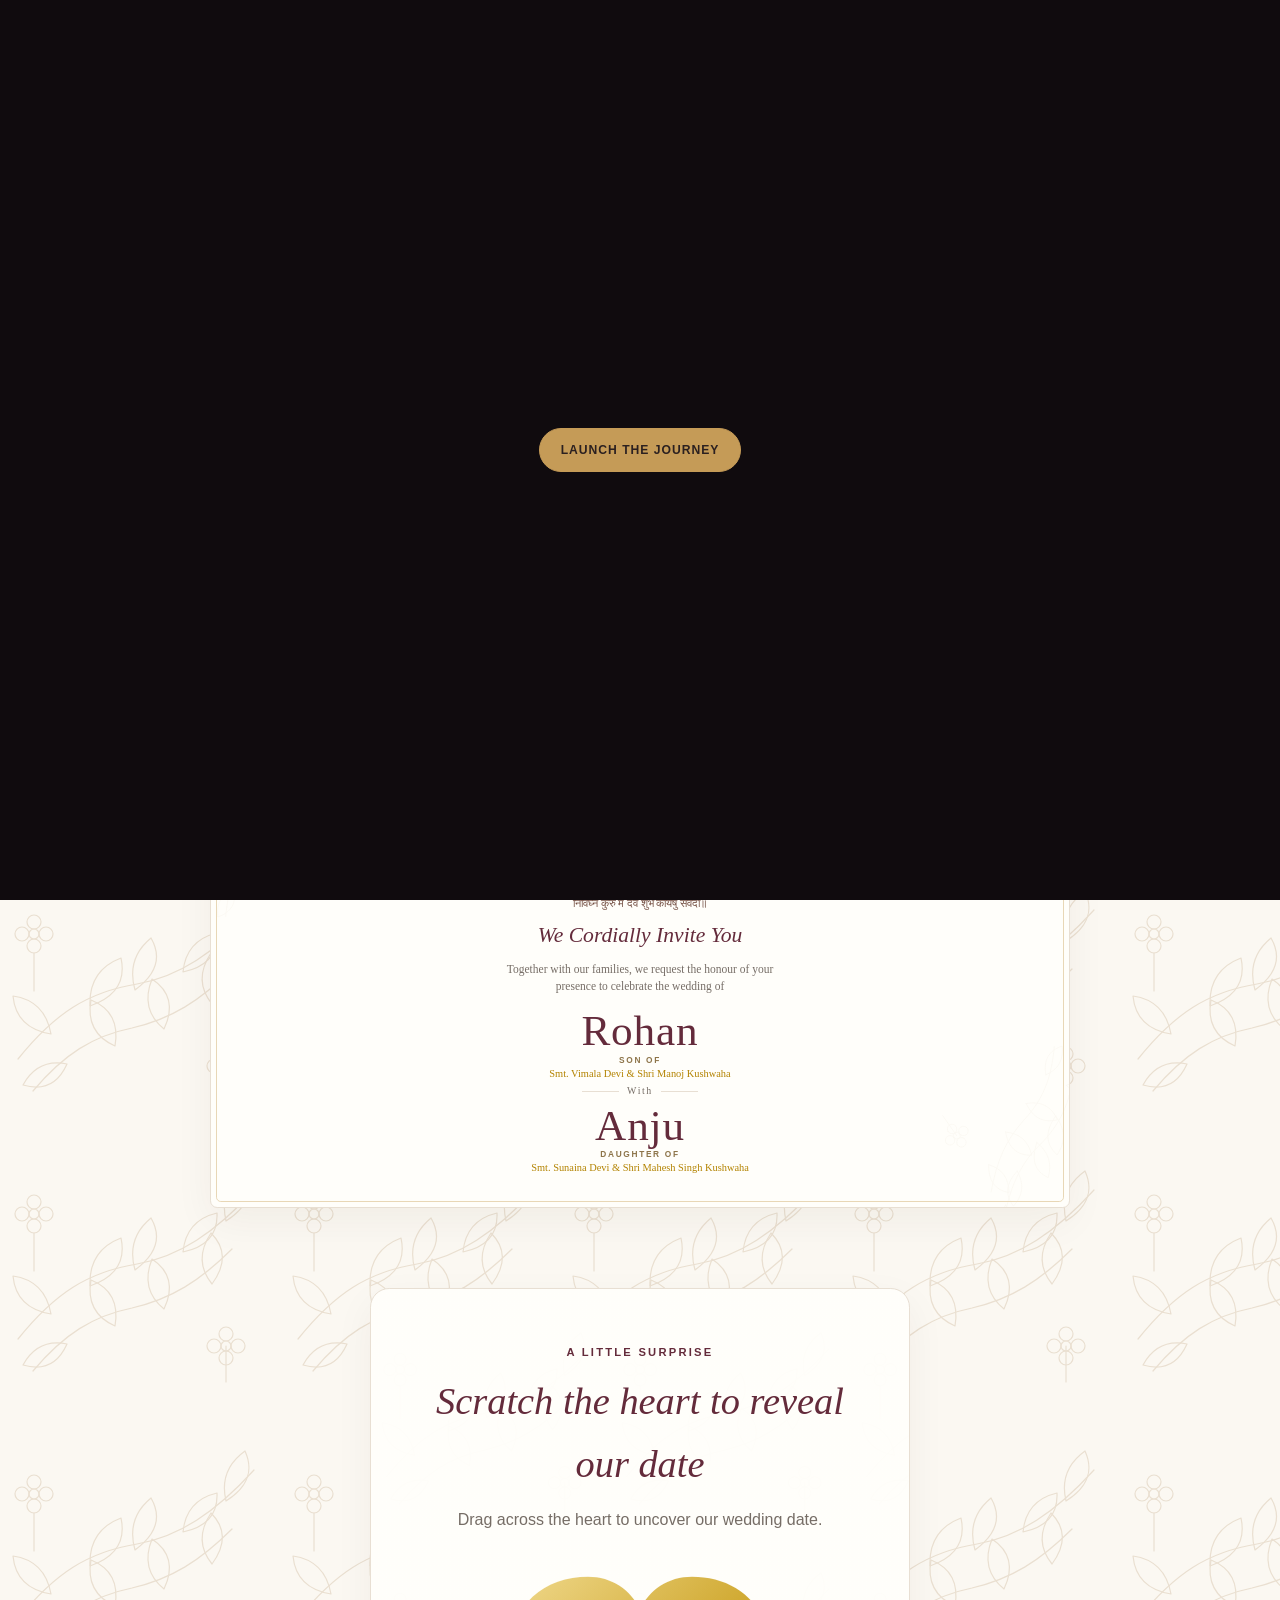
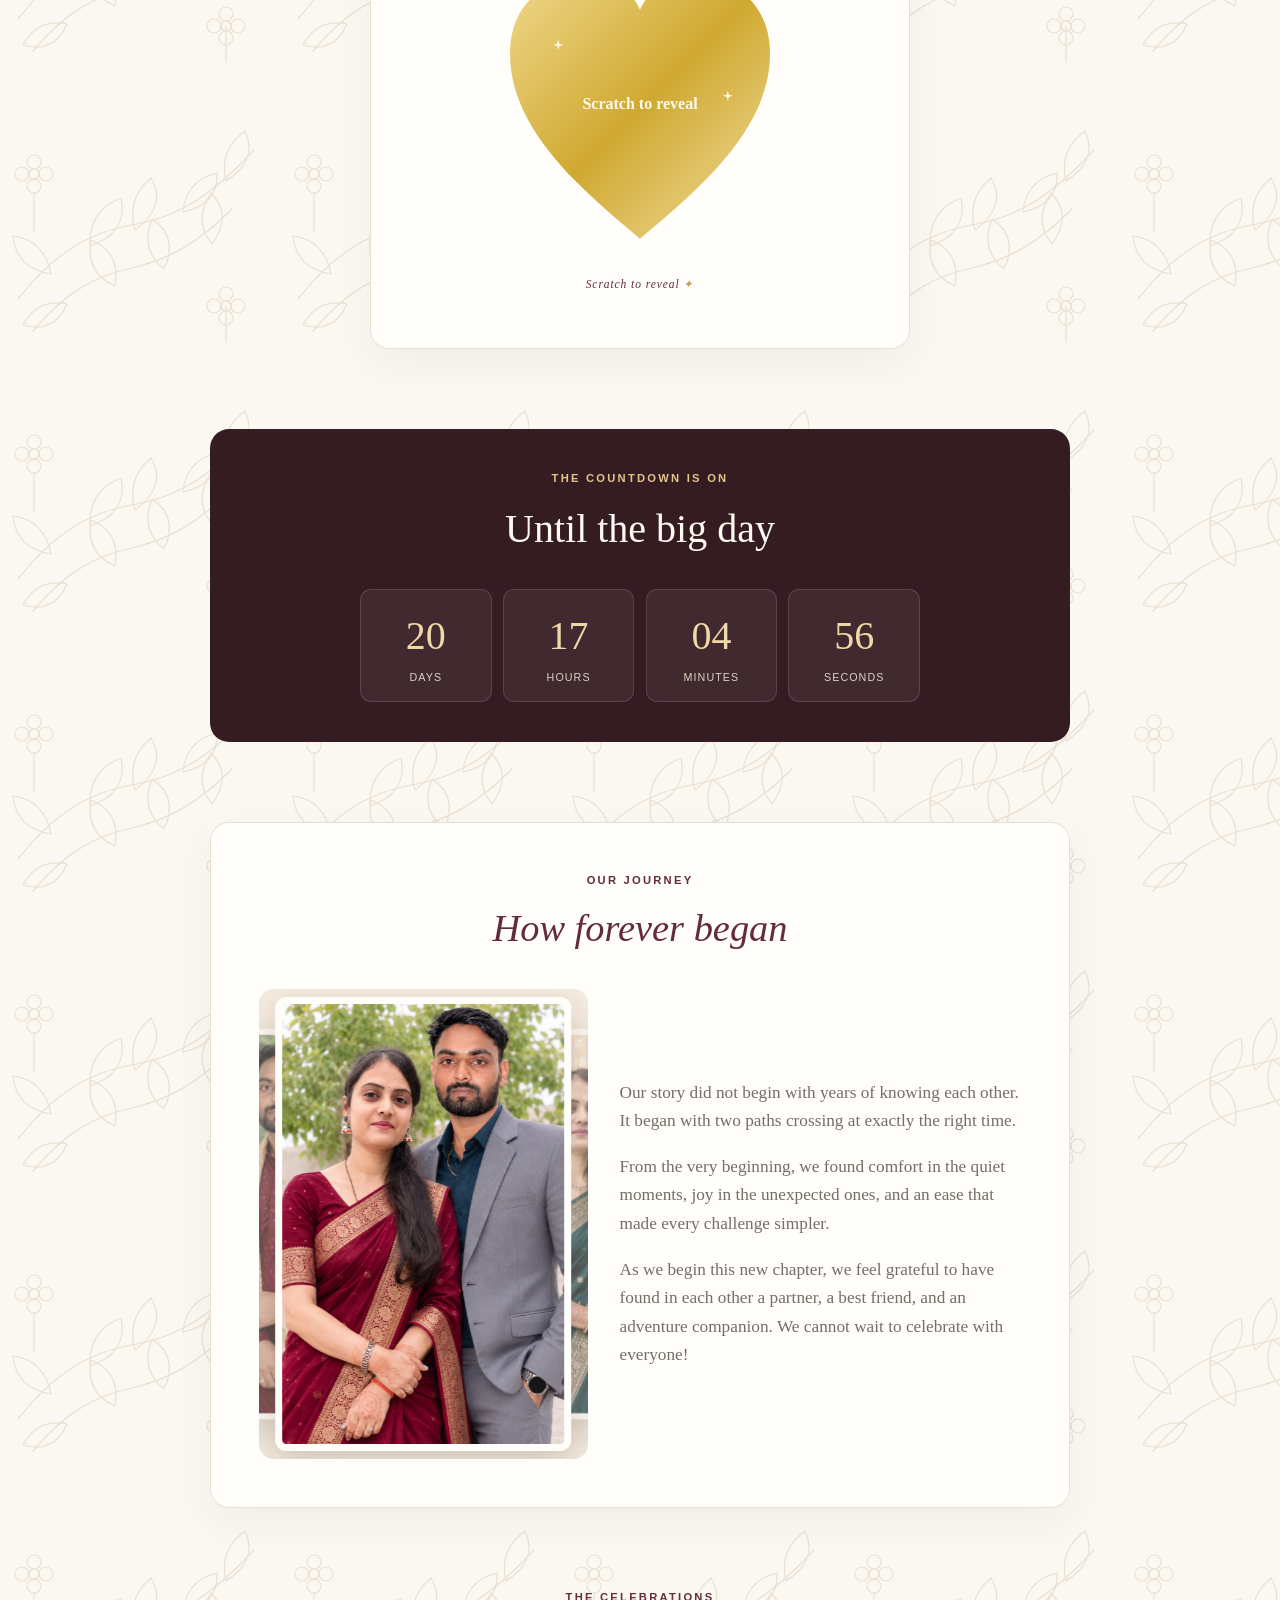
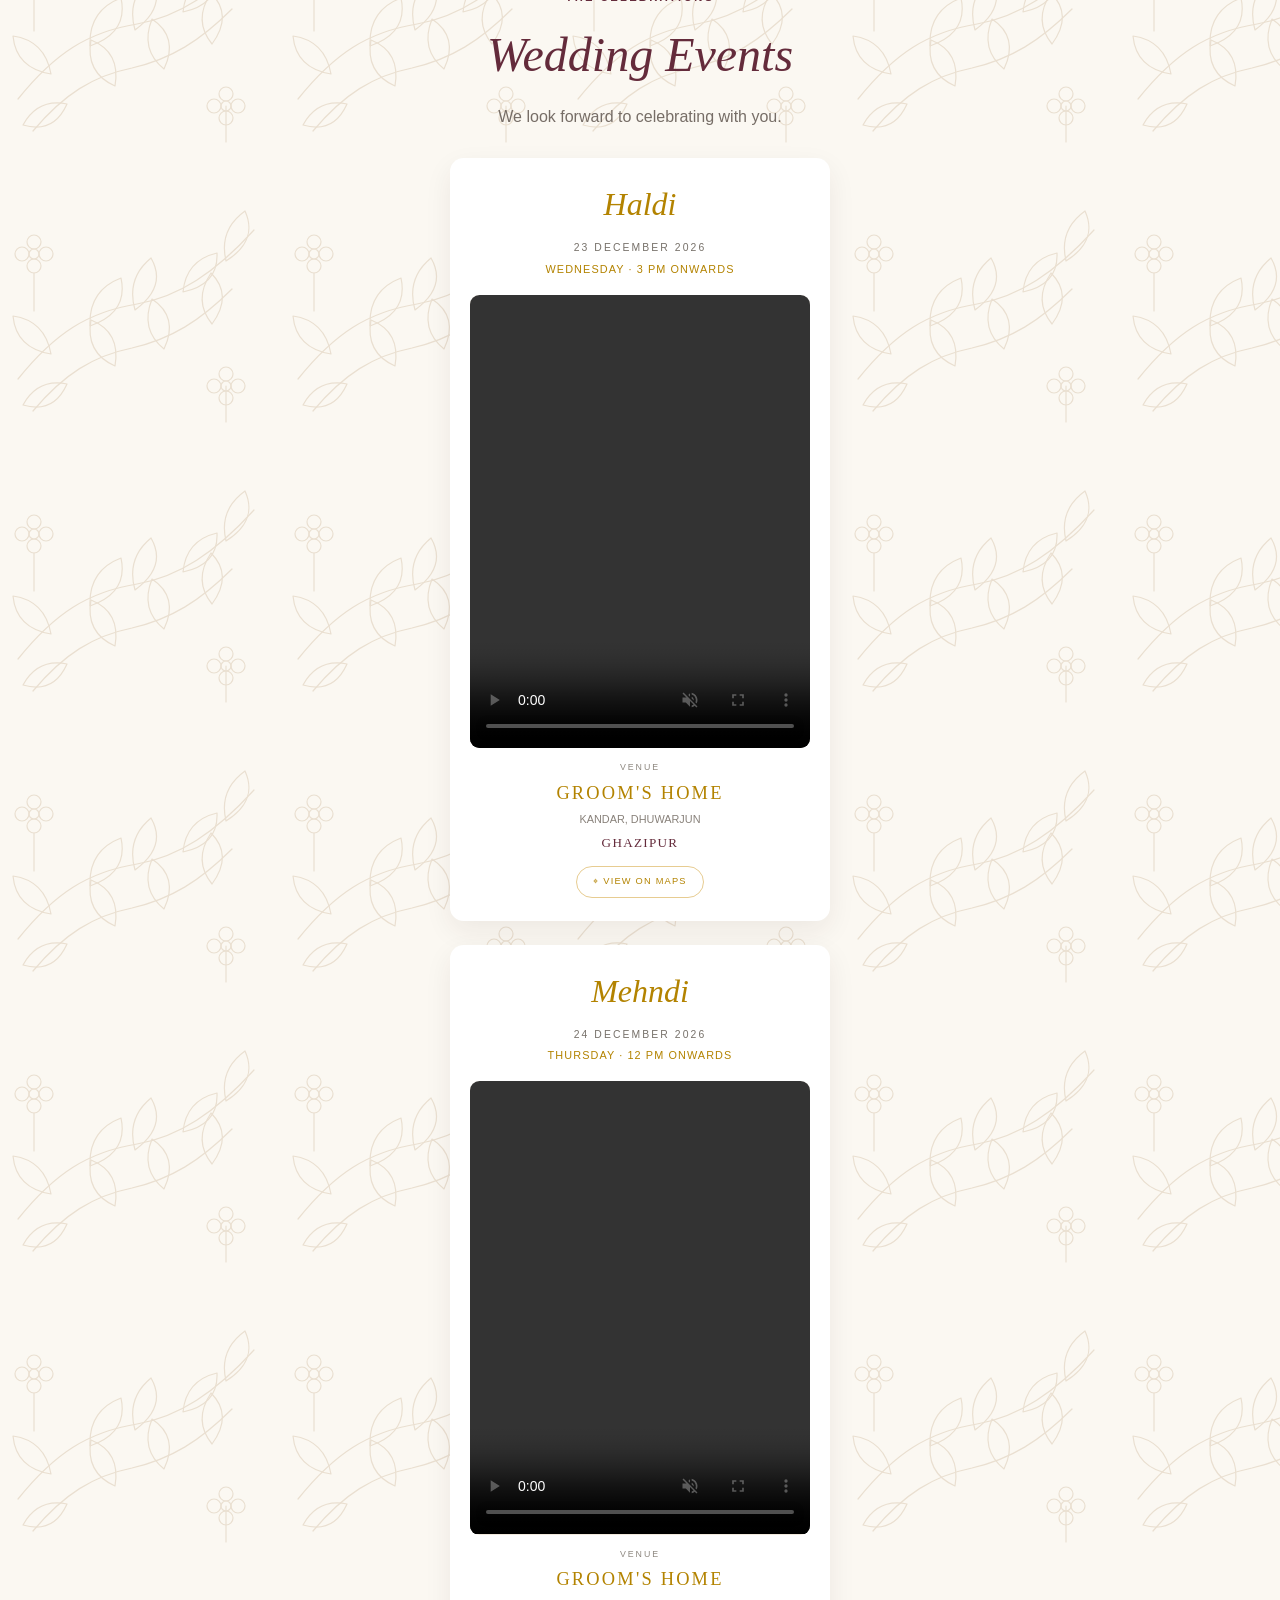
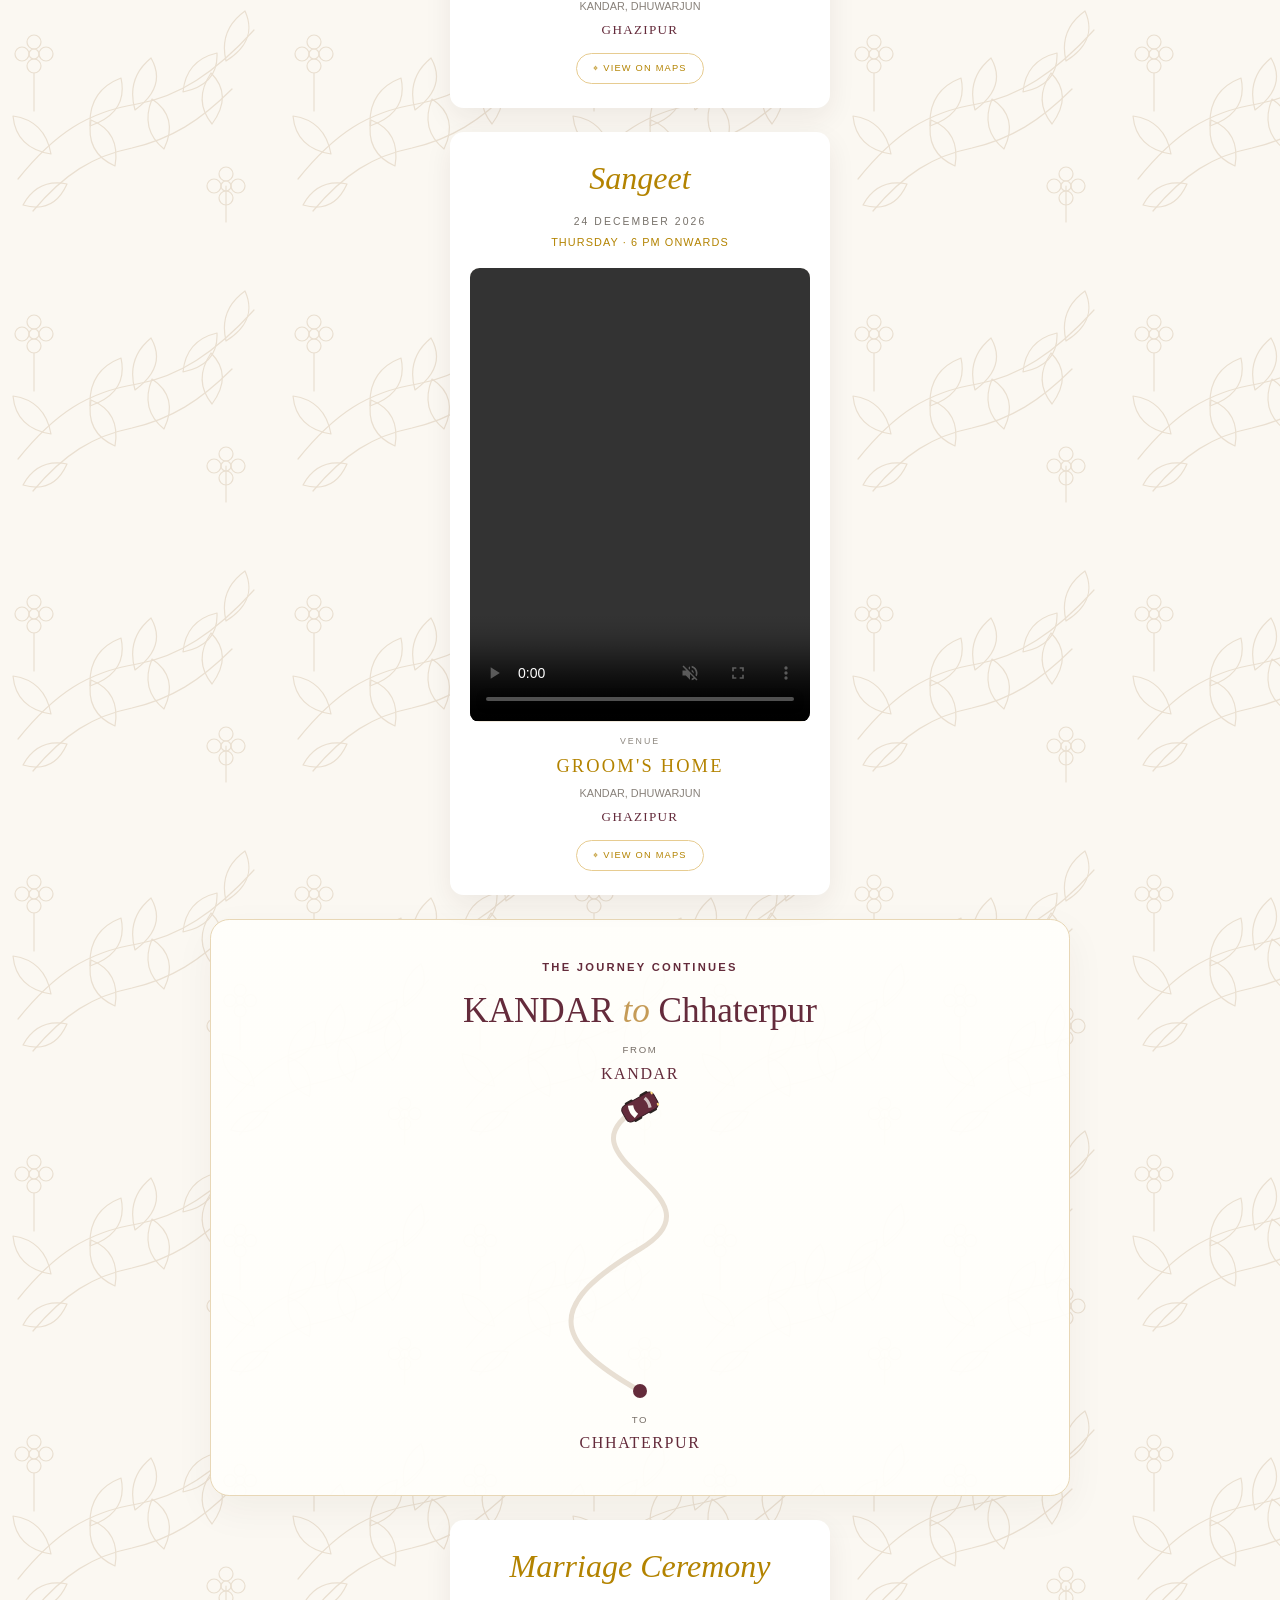
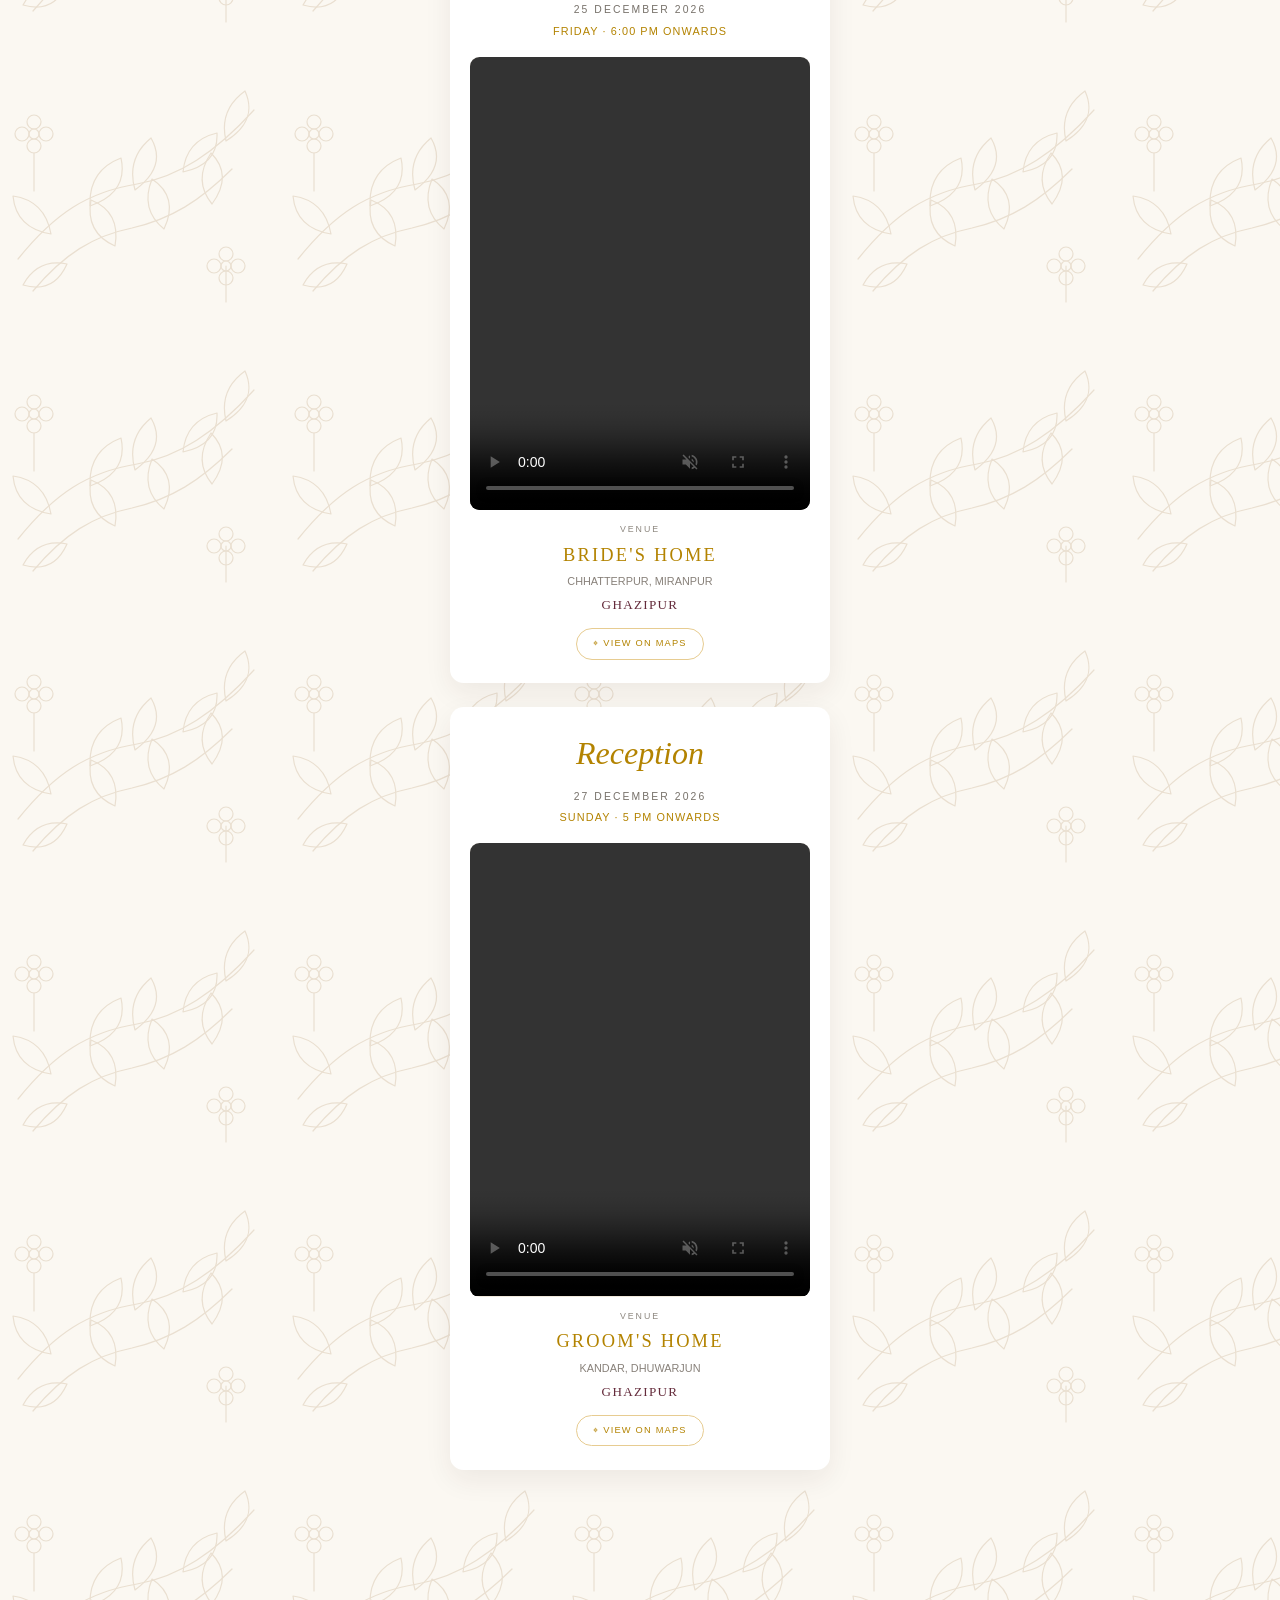
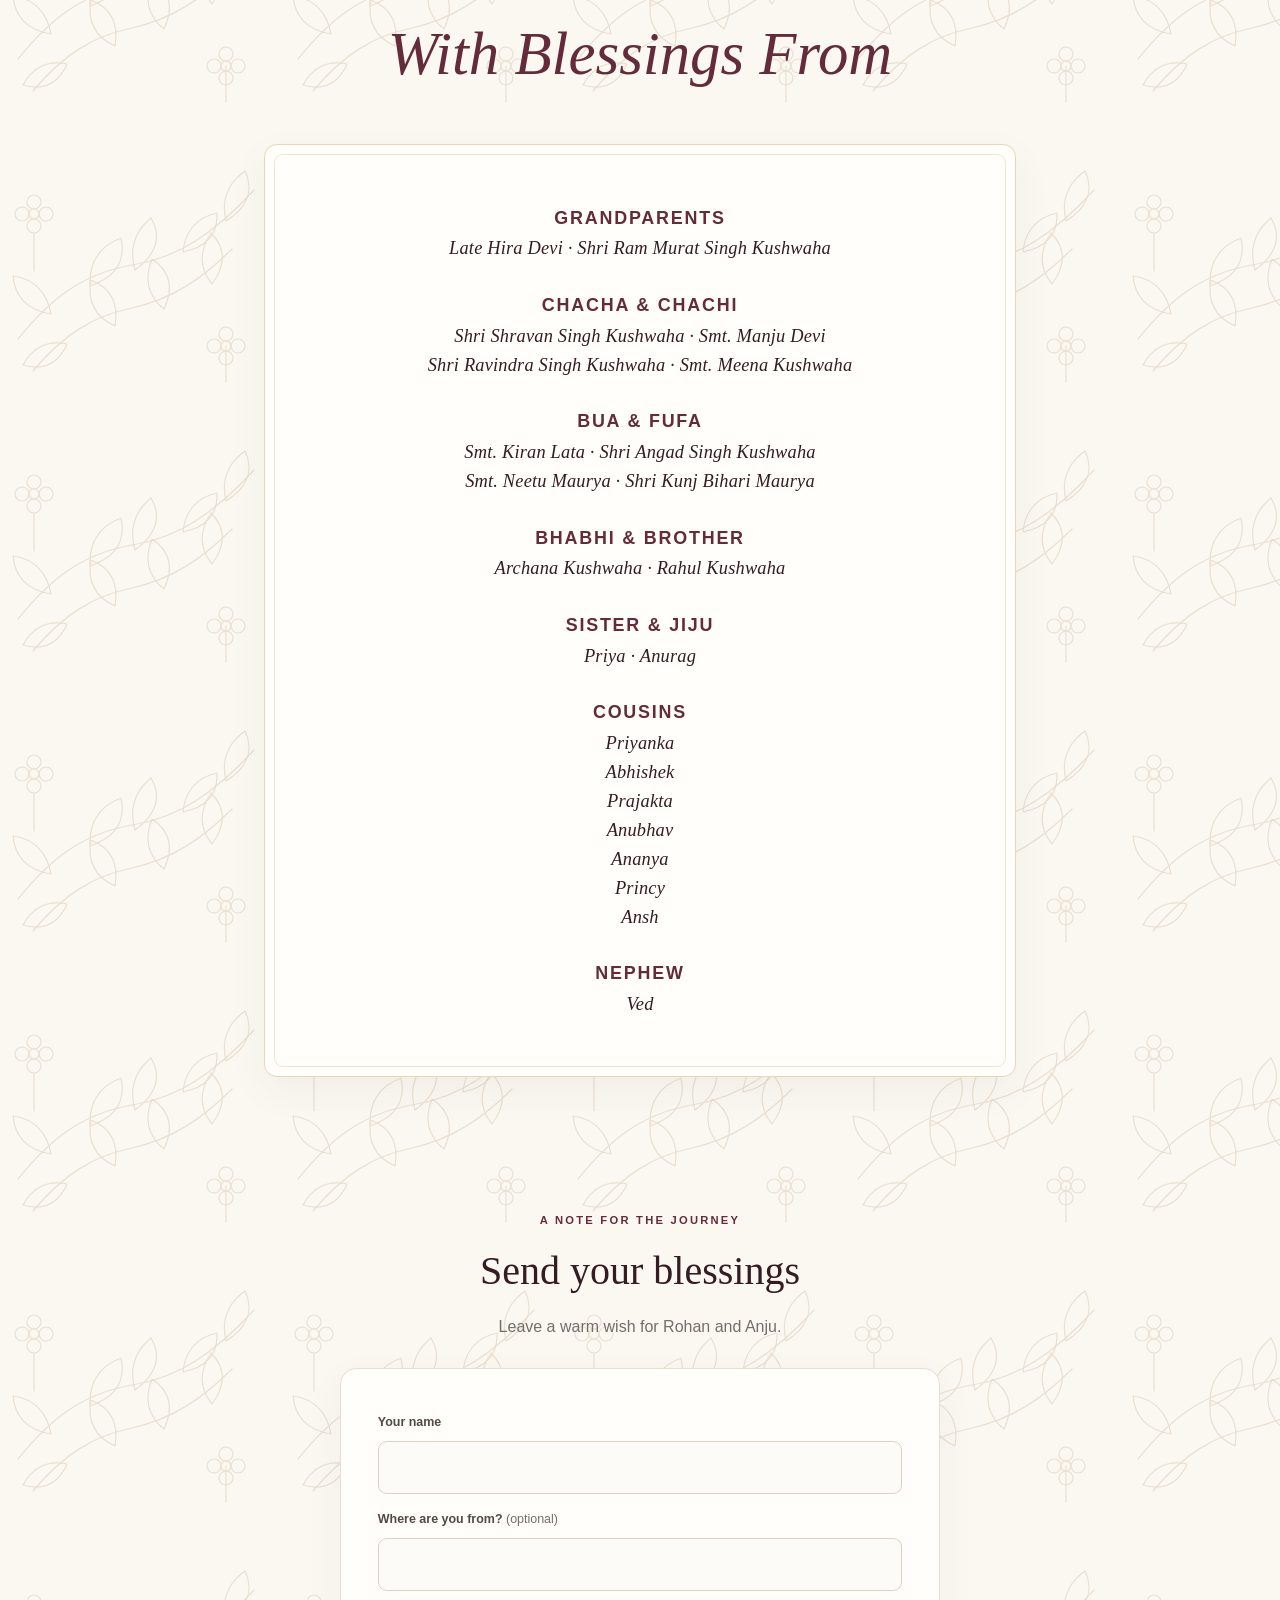
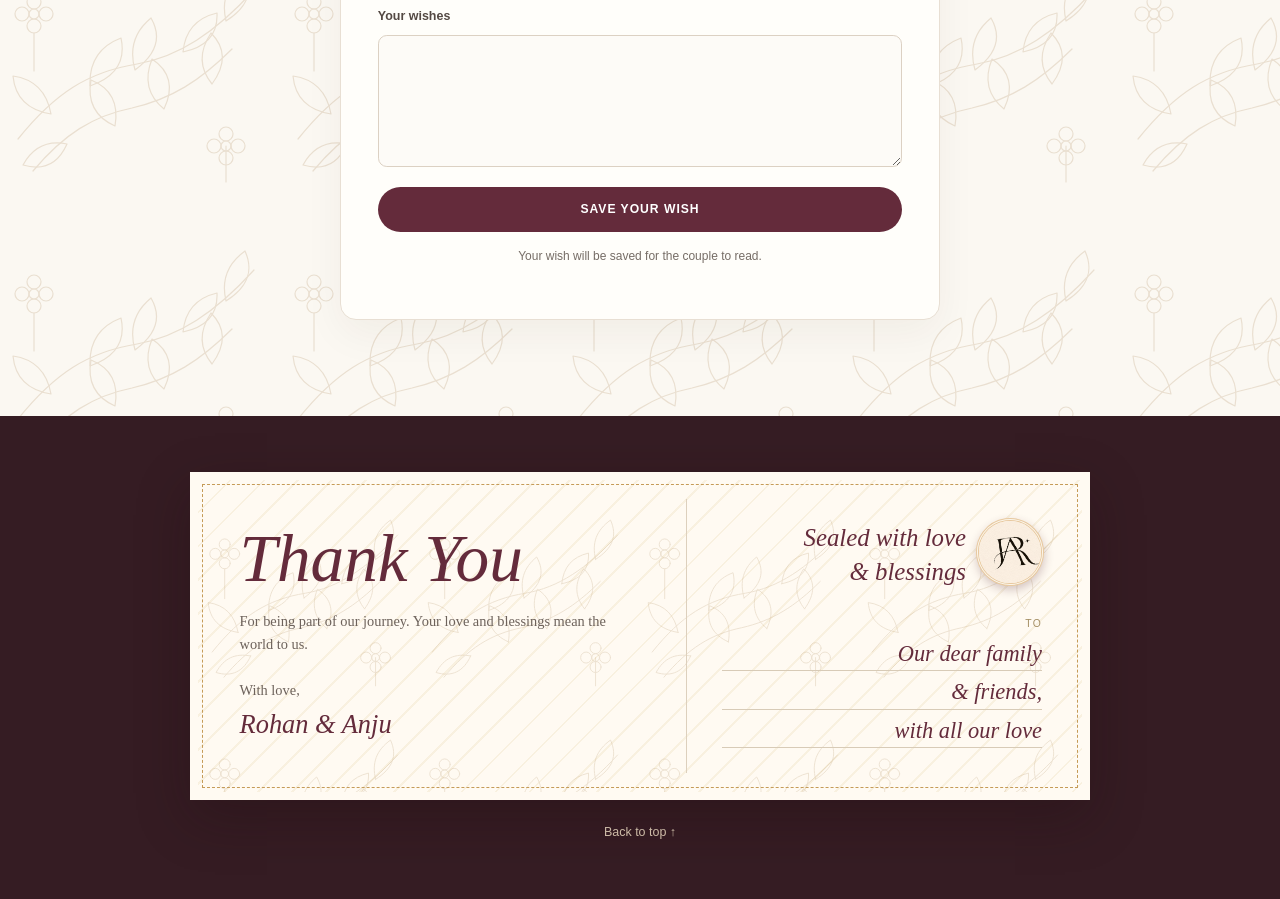
<file: index.html>
<!doctype html>
<html lang="en-IN">
<head>
  <meta charset="utf-8">
  <meta name="viewport" content="width=device-width, initial-scale=1">
  <meta name="theme-color" content="#642b3b">
  <meta name="description" content="Loading wedding invitation details…">
  <title>Loading wedding invitation…</title>
  <link rel="stylesheet" href="style.css?v=32">
  <script src="script.js?v=44" defer></script>
</head>
<body>
  <audio id="launchMusic" src="assets/music/launch.mp3?v=1" preload="auto" loop></audio>
  <div class="intro-gate" id="introGate" role="dialog" aria-modal="true" aria-label="Wedding invitation opening video">
    <video class="launch-video-backdrop" id="launchVideoBackdrop" muted playsinline preload="auto" aria-hidden="true" tabindex="-1">
      <source src="assets/Video/Launch.mp4" type="video/mp4">
    </video>
    <video class="launch-video" id="launchVideo" muted playsinline preload="auto" aria-label="Wedding invitation opening video">
      <source src="assets/Video/Launch.mp4" type="video/mp4">
      Your browser does not support video playback.
    </video>
    <button class="skip-launch-button" id="skipLaunchButton" type="button" hidden>Skip</button>
    <div class="intro-video-controls intro-video-controls--launch" id="introVideoControls">
      <p class="visually-hidden" id="launchVideoStatus" role="status" aria-live="polite" hidden></p>
      <button class="button button-gold" id="launchJourneyButton" type="button">Launch the Journey</button>
      <button class="button button-gold" id="continueButton" type="button" hidden>Open the invitation</button>
    </div>
  </div>

  <div class="hearts hearts--fixed" data-hearts aria-hidden="true"></div>
  <audio id="backgroundMusic" src="assets/music/invitation.mp3" preload="none" loop></audio>
  <p class="visually-hidden" id="musicStatus" role="status" aria-live="polite"></p>
  <button class="music-toggle is-muted" id="musicToggle" type="button" aria-pressed="false" aria-label="Play music" title="Play music" hidden>
    <svg viewBox="0 0 24 24" fill="none" stroke="currentColor" stroke-width="2" stroke-linecap="round" stroke-linejoin="round" aria-hidden="true">
      <path d="M9 18V5l12-2v13"></path>
      <circle cx="6" cy="18" r="3"></circle>
      <circle cx="18" cy="16" r="3"></circle>
    </svg>
    <svg class="music-toggle-slash" viewBox="0 0 24 24" fill="none" stroke="currentColor" stroke-width="2" stroke-linecap="round" aria-hidden="true">
      <line x1="3" y1="3" x2="21" y2="21"></line>
    </svg>
  </button>

  <header class="hero" id="top">
    <nav class="site-nav" aria-label="Main navigation">
      <div class="nav-links">
        <a href="#story">Our story</a>
        <a href="#celebrations">Celebrations</a>
        <a href="#wishes">Send wishes</a>
      </div>
    </nav>
    <div class="hero-content">
      <p class="eyebrow">Together with our families</p>
      <h1><span id="heroGroomName">Loading…</span> <span class="ampersand">&amp;</span> <span id="heroBrideName">Loading…</span></h1>
      <p class="hero-subtitle">invite you to celebrate their wedding</p>
      <a class="text-link" href="#invitation">Read the invitation <span aria-hidden="true">↓</span></a>
      <a class="brand hero-brand" href="#top" aria-label="Rohan and Anju home">
        <img src="assets/images/logo.jpeg" width="48" height="48" alt="">
      </a>
    </div>
    <div class="hero-bottom" aria-hidden="true"></div>
  </header>

  <main class="page-content">
    <section class="paper-card invitation-card" id="invitation">
      <div class="hearts hearts--absolute" data-hearts aria-hidden="true"></div>
      <div class="invite-florals" aria-hidden="true">
        <img class="invite-floral invite-floral--left" src="assets/images/floral-pattern.svg" width="280" height="280" alt="">
        <img class="invite-floral invite-floral--right" src="assets/images/floral-pattern.svg" width="280" height="280" alt="">
      </div>
      <div class="burst" id="burst" hidden aria-hidden="true"></div>
      <button class="invite-btn" type="button" id="open-invite">
        <span>You are invited</span>
        <svg class="invite-btn__heart" viewBox="0 0 24 24" aria-hidden="true">
          <path d="M12 21.35l-1.45-1.32C5.4 15.36 2 12.28 2 8.5 2 5.42 4.42 3 7.5 3c1.74 0 3.41.81 4.5 2.09C13.09 3.81 14.76 3 16.5 3 19.58 3 22 5.42 22 8.5c0 3.78-3.4 6.86-8.55 11.54L12 21.35z"></path>
        </svg>
      </button>
      <p class="sacred-mark" aria-label="Om">ॐ</p>
      <p class="shloka">वक्रतुण्ड महाकाय सूर्यकोटि समप्रभ।<br>निर्विघ्नं कुरु मे देव शुभ कार्येषु सर्वदा॥</p>
      <div class="ornament" aria-hidden="true"></div>
      <h2 class="invitation-script-title">We Cordially Invite You</h2>
      <p class="intro-copy">Together with our families, we request the honour of your presence to celebrate the wedding of</p>
      <div class="couple-grid">
        <article class="person-card">
          <h3 id="groomName">Loading…</h3>
          <p class="eyebrow">Son of</p>
          <p id="groomParents">Loading family details…</p>
        </article>
        <div class="couple-connector" aria-hidden="true"><span>With</span></div>
        <article class="person-card">
          <h3 id="brideName">Loading…</h3>
          <p class="eyebrow">Daughter of</p>
          <p id="brideParents">Loading family details…</p>
        </article>
      </div>
    </section>

    <section class="paper-card scratch-section" aria-labelledby="scratchHeading">
      <p class="eyebrow">A little surprise</p>
      <h2 id="scratchHeading">Scratch the heart to reveal our date</h2>
      <p class="muted">Drag across the heart to uncover our wedding date.</p>
      <div class="scratch-heart">
        <div class="scratch-reveal">
          <span class="eyebrow">Save the date</span>
          <strong id="weddingScratchDate">Loading…</strong>
        </div>
        <canvas id="scratchFoil" width="300" height="300" aria-label="Scratch this card to reveal the wedding date"></canvas>
      </div>
      <p class="scratch-caption">Scratch to reveal <span aria-hidden="true">✦</span></p>
      <div class="scratch-celebration" aria-hidden="true"></div>
    </section>

    <section class="countdown-section" aria-labelledby="countdownHeading">
      <p class="eyebrow">The countdown is on</p>
      <h2 id="countdownHeading">Until the big day</h2>
      <div class="countdown" aria-live="polite">
        <div><strong id="days">—</strong><span>Days</span></div>
        <div><strong id="hours">00</strong><span>Hours</span></div>
        <div><strong id="minutes">00</strong><span>Minutes</span></div>
        <div><strong id="seconds">00</strong><span>Seconds</span></div>
      </div>
    </section>

    <section class="paper-card story-section" id="story">
      <p class="eyebrow">Our journey</p>
      <h2>How forever began</h2>
      <div class="story-layout">
        <div class="story-gallery" aria-hidden="true">
          <img src="assets/images/Our Story/image1.jpeg" alt="" class="story-art is-active">
          <img src="assets/images/Our Story/image2.jpeg" alt="" class="story-art is-next">
          <img src="assets/images/Our Story/image3.jpeg" alt="" class="story-art is-previous">
        </div>
        <div class="story-copy">
          <p>Our story did not begin with years of knowing each other. It began with two paths crossing at exactly the right time.</p>
          <p>From the very beginning, we found comfort in the quiet moments, joy in the unexpected ones, and an ease that made every challenge simpler.</p>
          <p>As we begin this new chapter, we feel grateful to have found in each other a partner, a best friend, and an adventure companion. We cannot wait to celebrate with everyone!</p>
        </div>
      </div>
    </section>

    <section class="events-section" id="celebrations">
      <div class="section-heading">
        <p class="eyebrow">The celebrations</p>
        <h2>Wedding Events</h2>
        <p class="muted">We look forward to celebrating with you.</p>
      </div>
      <p class="offline-note" id="eventDataStatus" role="status" hidden></p>
      <div class="event-list" id="eventList" aria-live="polite">
      </div>
      <section class="route-journey" id="routeJourney" aria-labelledby="routeJourneyHeading" hidden>
        <div>
          <p class="eyebrow" id="routeJourneyEyebrow">Loading journey details…</p>
          <h3 id="routeJourneyHeading">Loading journey details…</h3>
        </div>
        <div class="route-endpoints">
          <p><span id="routeFromLabel">From</span><strong id="routeFrom">Loading…</strong></p>
          <svg class="route-map" viewBox="0 0 220 320" aria-hidden="true">
            <path class="route-path" d="M 110 18 C 18 70, 202 105, 110 160 S 18 250, 110 302"></path>
            <path class="route-progress" d="M 110 18 C 18 70, 202 105, 110 160 S 18 250, 110 302"></path>
            <circle class="route-point" cx="110" cy="18" r="7"></circle>
            <circle class="route-point" cx="110" cy="302" r="7"></circle>
            <g class="route-marker" id="routeMarker">
              <g transform="translate(-12 -24)">
                <rect class="route-car-wheel" x="1" y="12" width="4" height="9" rx="1.5"></rect>
                <rect class="route-car-wheel" x="19" y="12" width="4" height="9" rx="1.5"></rect>
                <rect class="route-car-wheel" x="1" y="29" width="4" height="9" rx="1.5"></rect>
                <rect class="route-car-wheel" x="19" y="29" width="4" height="9" rx="1.5"></rect>
                <rect class="route-car-body" x="3" y="6" width="18" height="36" rx="5"></rect>
                <path class="route-car-window" d="M5 14 Q12 11 19 14 L17 19 Q12 17 7 19 Z"></path>
                <path class="route-car-window" d="M6 34 Q12 36 18 34 L17 31 Q12 33 7 31 Z" opacity="0.7"></path>
                <rect class="route-car-headlight" x="4" y="40" width="3" height="2" rx="1"></rect>
                <rect class="route-car-headlight" x="17" y="40" width="3" height="2" rx="1"></rect>
              </g>
            </g>
          </svg>
          <p><span id="routeToLabel">To</span><strong id="routeTo">Loading…</strong></p>
        </div>
      </section>
    </section>

    <section class="blessings-section">
      <h2>With Blessings From</h2>
      <div class="blessings-card">
        <div class="blessings-grid" id="blessingsList">
          <p>Loading family details…</p>
        </div>
      </div>
    </section>

    <section class="wishes-section" id="wishes">
      <div class="section-heading">
        <p class="eyebrow">A note for the journey</p>
        <h2>Send your blessings</h2>
        <p class="muted">Leave a warm wish for <span id="wishesCoupleNames">the couple</span>.</p>
      </div>
      <form class="wish-form" id="wishForm">
        <label for="guestName">Your name</label>
        <input id="guestName" name="guestName" autocomplete="name" maxlength="80" required>
        <label for="guestCity">Where are you from? <span>(optional)</span></label>
        <input id="guestCity" name="guestCity" autocomplete="address-level2" maxlength="80">
        <label for="guestBlessing">Your wishes</label>
        <textarea id="guestBlessing" name="guestBlessing" rows="4" maxlength="500" required></textarea>
        <button class="button button-dark" type="submit">Save your wish</button>
        <p class="privacy-note">Your wish will be saved for the couple to read.</p>
        <p class="storage-note" id="storageStatus" role="status" aria-live="polite"></p>
      </form>
    </section>
  </main>

  <footer class="site-footer">
    <section class="thank-you-card" aria-label="Thank you note">
      <div class="thank-you-copy">
        <h2>Thank You</h2>
        <p>For being part of our journey. Your love and blessings mean the world to us.</p>
        <p class="thank-you-signoff">
          With love,<br>
          <strong><span id="footerGroomName">Loading…</span> &amp; <span id="footerBrideName">Loading…</span></strong>
        </p>
      </div>
      <div class="thank-you-address">
        <p class="sealed-message">Sealed with love<br>&amp; blessings</p>
        <div class="thank-you-seal" aria-hidden="true">
          <img src="assets/images/logo.jpeg" width="58" height="58" alt="">
        </div>
        <p class="thank-you-to">To</p>
        <p class="thank-you-recipient">Our dear family</p>
        <p class="thank-you-recipient">&amp; friends,</p>
        <p class="thank-you-recipient">with all our love</p>
      </div>
    </section>
    <a class="back-to-top" href="#top">Back to top ↑</a>
  </footer>
</body>
</html>
</file>
<file: style.css>
:root {
  color-scheme: light;
  --burgundy: #642b3b;
  --burgundy-dark: #351c23;
  --gold: #c59b57;
  --gold-pale: #f3ead9;
  --cream: #fbf8f2;
  --paper: #fffefa;
  --ink: #292421;
  --muted: #766d66;
  --line: #e8dfd3;
  --serif: Georgia, "Times New Roman", serif;
  --sans: "Segoe UI", Arial, sans-serif;
}

* { box-sizing: border-box; }

html { scroll-behavior: smooth; }

body {
  margin: 0;
  background: var(--cream);
  background-image: url("assets/images/floral-pattern.svg");
  background-size: 280px;
  color: var(--ink);
  font-family: var(--sans);
  line-height: 1.65;
}

button, input, textarea { font: inherit; }
button, a { -webkit-tap-highlight-color: transparent; }
a { color: inherit; }

h1, h2, h3, p { margin-top: 0; }
h1, h2, h3, .brand, .footer-names { font-family: var(--serif); }
h2 { margin-bottom: 0.65rem; font-size: clamp(1.8rem, 5vw, 2.5rem); font-weight: 400; }

.intro-gate {
  position: fixed;
  z-index: 20;
  inset: 0;
  isolation: isolate;
  overflow: hidden;
  background: #100b0e;
  color: #fffaf0;
  transition: opacity 500ms ease, visibility 500ms ease, transform 650ms ease;
}
.intro-gate.is-dismissed { visibility: hidden; opacity: 0; transform: scale(1.025); }
.launch-video-backdrop { position: absolute; inset: -1.5rem; width: calc(100% + 3rem); height: calc(100% + 3rem); object-fit: cover; filter: blur(1.5rem) brightness(.42) saturate(.8); transform: scale(1.05); }
.launch-video { position: absolute; z-index: 1; inset: 0; width: 100%; height: 100%; background: transparent; object-fit: contain; }
.skip-launch-button {
  position: absolute;
  z-index: 3;
  top: max(1rem, env(safe-area-inset-top));
  right: max(1rem, env(safe-area-inset-right));
  min-height: 2.75rem;
  padding: 0.65rem 1.1rem;
  border: 1px solid rgb(255 250 240 / 55%);
  border-radius: 999px;
  background: rgb(31 20 24 / 68%);
  color: #fffaf0;
  cursor: pointer;
  font-size: 0.72rem;
  font-weight: 700;
  letter-spacing: 0.1em;
  text-transform: uppercase;
  backdrop-filter: blur(8px);
}
.skip-launch-button:hover { background: rgb(100 43 59 / 88%); }
.skip-launch-button:focus-visible { outline: 3px solid #d9b976; outline-offset: 3px; }
.intro-video-controls { position: absolute; z-index: 1; right: 0; bottom: clamp(1.25rem, 5vh, 3rem); left: 0; display: grid; justify-items: center; padding: 0 1rem; }
.intro-video-controls--launch { top: 0; bottom: 0; align-content: center; }
.intro-video-controls [hidden] { display: none !important; }
.visually-hidden { position: absolute; width: 1px; height: 1px; padding: 0; margin: -1px; overflow: hidden; clip: rect(0, 0, 0, 0); white-space: nowrap; border: 0; }
body.intro-locked { overflow: hidden; }

.hero {
  position: relative;
  isolation: isolate;
  display: flex;
  min-height: 720px;
  flex-direction: column;
  overflow: hidden;
  background:
    linear-gradient(180deg, rgb(255 253 248 / 82%), rgb(250 245 236 / 86%) 58%, rgb(247 240 229 / 90%)),
    url("assets/images/wedding-journey.svg") center 43% / cover no-repeat;
  color: var(--burgundy-dark);
}

.hero::before, .hero::after {
  position: absolute;
  z-index: 0;
  top: 4.25rem;
  bottom: 2.5rem;
  width: clamp(115px, 14vw, 205px);
  background: url("assets/images/invite-floral-vine.webp") center top / contain no-repeat;
  content: "";
  opacity: 0.94;
  pointer-events: none;
  animation: hero-floral-float 7s ease-in-out infinite;
}
.hero::before { left: clamp(0.5rem, 5vw, 5rem); }
.hero::after {
  right: clamp(0.5rem, 5vw, 5rem);
  animation-name: hero-floral-float-mirrored;
  animation-delay: -3.5s;
}

.site-nav {
  position: relative;
  z-index: 1;
  display: flex;
  width: min(1120px, calc(100% - 3rem));
  align-items: center;
  justify-content: space-between;
  margin: 0 auto;
  padding: 1.4rem 0;
}

.brand {
  display: inline-flex;
  width: 3.5rem;
  aspect-ratio: 1;
  align-items: center;
  justify-content: center;
  overflow: hidden;
  border: 1px solid #d6bd82;
  border-radius: 50%;
  background: #fbf5e9;
  box-shadow: 0 3px 12px rgb(52 34 25 / 14%);
}
.brand img { display: block; width: 100%; height: 100%; object-fit: cover; transform: scale(1.45); }
.brand:focus-visible { outline: 3px solid #d9b976; outline-offset: 3px; }
.nav-links { display: flex; gap: clamp(1rem, 3vw, 2.5rem); margin-left: auto; }
.nav-links a { color: #684c43; font-size: 0.82rem; text-decoration: none; }
.nav-links a:hover, .nav-links a:focus-visible { color: var(--gold-pale); text-decoration: underline; }
.hero .hero-brand {
  display: flex;
  width: 4rem;
  margin: 2rem auto 0;
  animation: hero-brand-pulse 3s ease-in-out infinite;
}

.hero-content {
  position: relative;
  z-index: 1;
  width: min(760px, calc(100% - 2rem));
  margin: auto;
  padding: 4rem 0 10rem;
  text-align: center;
}

.hero h1 {
  margin: 0.5rem 0 0;
  font-size: clamp(3.2rem, 10vw, 7rem);
  font-weight: 400;
  letter-spacing: 0.015em;
  line-height: 1.06;
}

.ampersand {
  display: inline-block;
  color: var(--gold);
  font-style: italic;
  animation: ampersand-float 3.4s ease-in-out infinite;
}
.eyebrow { margin-bottom: 0.5rem; color: var(--burgundy); font-size: 0.7rem; font-weight: 700; letter-spacing: 0.2em; text-transform: uppercase; }
.hero .eyebrow { color: #96785f; }
.hero-subtitle { margin: 1.4rem 0 0.5rem; color: #674a43; font-family: var(--serif); font-size: clamp(1.15rem, 3vw, 1.6rem); font-style: italic; }
.text-link { color: #f2e7dc; font-size: 0.76rem; letter-spacing: 0.08em; text-decoration: none; text-transform: uppercase; }
.hero .text-link { color: var(--burgundy); }
.text-link span { display: inline-block; margin-left: 0.35rem; animation: scroll-cue 1.8s ease-in-out infinite; }
.hero-bottom { position: absolute; right: -5%; bottom: -3.8rem; left: -5%; height: 7rem; border-radius: 50% 50% 0 0; background: var(--cream); }
body.invitation-opened .hero-content { animation: hero-enter 900ms ease-out both; }

@keyframes scratch-heart-float {
  0%, 100% { transform: translateY(0); }
  50% { transform: translateY(-6px); }
}
@keyframes sparkle-twinkle {
  0%, 100% { opacity: 0.25; transform: scale(0.7) rotate(0); }
  50% { opacity: 1; transform: scale(1.15) rotate(45deg); }
}
@keyframes date-reveal {
  from { opacity: 0; transform: scale(0.82); }
  to { opacity: 1; transform: scale(1); }
}
@keyframes scroll-cue {
  0%, 100% { transform: translateY(0); }
  50% { transform: translateY(5px); }
}
@keyframes hero-floral-float {
  0%, 100% { transform: translateY(0); }
  50% { transform: translateY(-12px); }
}
@keyframes hero-floral-float-mirrored {
  0%, 100% { transform: scaleX(-1) translateY(0); }
  50% { transform: scaleX(-1) translateY(-12px); }
}
@keyframes ampersand-float {
  0%, 100% { transform: translateY(0); }
  50% { transform: translateY(-8px); }
}
@keyframes hero-brand-pulse {
  0%, 100% { transform: scale(1); box-shadow: 0 3px 12px rgb(52 34 25 / 14%); }
  50% { transform: scale(1.06); box-shadow: 0 0 0 7px rgb(197 155 87 / 12%), 0 6px 20px rgb(52 34 25 / 20%); }
}
@keyframes hero-enter {
  from { opacity: 0; transform: translateY(18px); }
  to { opacity: 1; transform: translateY(0); }
}
.page-content { display: grid; width: min(860px, calc(100% - 2rem)); gap: 5rem; margin: 0 auto; padding: 2.2rem 0 6rem; }
body.motion-enabled .scroll-reveal {
  opacity: 0;
  transform: translateY(18px);
  transition: opacity 700ms ease, transform 700ms ease;
  transition-delay: var(--reveal-delay, 0ms);
}
body.motion-enabled .scroll-reveal.is-visible { opacity: 1; transform: translateY(0); }
body.motion-enabled .scroll-reveal .scroll-reveal-text {
  opacity: 0;
  transform: translateY(12px);
  transition: opacity 520ms ease, transform 520ms ease;
  transition-delay: var(--text-reveal-delay, 0ms);
}
body.motion-enabled .scroll-reveal.is-visible .scroll-reveal-text { opacity: 1; transform: translateY(0); }
.paper-card {
  border: 1px solid var(--line);
  border-radius: 1.2rem;
  background-color: var(--paper);
  background-image: linear-gradient(rgb(255 254 250 / 96%), rgb(255 254 250 / 96%)), url("assets/images/floral-pattern.svg");
  background-size: auto, 240px;
  box-shadow: 0 14px 40px rgb(52 34 25 / 5%);
}
.invitation-card, .scratch-section, .blessings-section { padding: clamp(1.6rem, 5vw, 3.4rem); text-align: center; }
.invitation-card {
  position: relative;
  overflow: hidden;
  width: min(100%, 860px);
  justify-self: center;
  padding: clamp(1.2rem, 4vw, 1.8rem);
  border-radius: 0.45rem;
  background-color: #fffefa;
  background-image: none;
}
.invitation-card::before {
  position: absolute;
  z-index: 2;
  inset: 5px;
  border: 1px solid #e8d7b6;
  border-radius: 0.3rem;
  content: "";
  pointer-events: none;
}
.invitation-card > :not(.hearts):not(.invite-florals):not(.burst) {
  position: relative;
  z-index: 1;
}
.hearts { overflow: hidden; pointer-events: none; }
.hearts--fixed { position: fixed; z-index: 2; inset: 0; }
.hearts--absolute { position: absolute; z-index: 0; inset: 0; border-radius: inherit; }
.floating-heart {
  position: absolute;
  bottom: -1.5rem;
  color: #d66b80;
  font-size: var(--heart-size, 1.1rem);
  line-height: 1;
  opacity: 0;
  text-shadow: 0 2px 8px rgb(100 43 59 / 16%);
  will-change: transform, opacity;
}
.floating-petal {
  position: absolute;
  bottom: -1.5rem;
  width: var(--petal-width, 0.8rem);
  height: var(--petal-height, 1.1rem);
  border-radius: 75% 12% 72% 24%;
  background: var(--petal-color, #f08094);
  opacity: 0;
  transform: rotate(35deg);
  will-change: transform, opacity;
}
.hearts--fixed .floating-heart, .hearts--fixed .floating-petal {
  animation: heart-float var(--heart-duration, 9s) linear both;
}
.hearts--absolute .floating-heart, .hearts--absolute .floating-petal {
  animation: heart-float-local var(--heart-duration, 5s) linear both;
}
.invite-florals { position: absolute; z-index: 0; inset: 0; overflow: hidden; pointer-events: none; }
.invite-floral { position: absolute; width: clamp(120px, 42%, 190px); height: auto; opacity: 0.2; }
.invite-floral--left { top: -38px; left: -64px; transform: rotate(-35deg); }
.invite-floral--right { right: -64px; bottom: -38px; transform: rotate(145deg); }
.invite-btn {
  display: inline-flex;
  min-height: 2.7rem;
  align-items: center;
  justify-content: center;
  gap: 0.55rem;
  margin: 0 0 0.8rem;
  padding: 0.55rem 1.15rem;
  border: 1px solid #d7bd85;
  border-radius: 999px;
  background: #fffaf0;
  color: var(--burgundy);
  cursor: pointer;
  font-family: var(--serif);
  font-size: 0.85rem;
  font-style: italic;
  transition: background 160ms ease, transform 160ms ease;
}
.invite-btn:hover { transform: translateY(-2px); background: #f8efdf; }
.invite-btn:focus-visible { outline: 3px solid #d9b976; outline-offset: 3px; }
.invite-btn__heart { width: 1.1rem; height: 1.1rem; fill: currentColor; }
.burst { position: absolute; z-index: 3; inset: 0; overflow: hidden; pointer-events: none; }
.burst-heart, .burst-petal {
  position: absolute;
  left: var(--burst-left);
  top: var(--burst-top);
  line-height: 1;
  animation: heart-burst 850ms cubic-bezier(0.16, 0.7, 0.3, 1) both;
}
.burst-heart { color: #d84969; font-size: var(--burst-size); }
.burst-petal {
  width: var(--burst-size);
  height: var(--burst-height);
  border-radius: 75% 12% 72% 24%;
  background: var(--petal-color, #f08094);
}
@keyframes heart-float {
  12% { opacity: 0.48; }
  to { opacity: 0; transform: translate3d(var(--heart-drift), -110vh, 0) rotate(48deg) scale(1.15); }
}
@keyframes heart-float-local {
  12% { opacity: 0.52; }
  to { opacity: 0; transform: translate3d(var(--heart-drift), -120%, 0) rotate(48deg) scale(1.1); }
}
@keyframes heart-burst {
  from { opacity: 0.95; transform: translate(-50%, -50%) scale(0.25); }
  to { opacity: 0; transform: translate(calc(-50% + var(--burst-x)), calc(-50% + var(--burst-y))) scale(1.1) rotate(25deg); }
}
.sacred-mark { margin-bottom: 0; color: var(--gold); font-family: var(--serif); font-size: 1.5rem; }
.shloka { margin-bottom: 0.35rem; color: #755044; font-family: var(--serif); font-size: 0.68rem; line-height: 1.45; }
.ornament { display: none; }
.invitation-card h2, .scratch-section h2, .blessings-section h2, .section-heading h2 { color: var(--burgundy-dark); }
.invitation-card .invitation-script-title {
  margin-bottom: 0.45rem;
  color: var(--burgundy);
  font-family: "Segoe Script", "Brush Script MT", cursive;
  font-size: clamp(1rem, 4vw, 1.35rem);
  font-style: italic;
  font-weight: 400;
  white-space: nowrap;
}
.story-section > h2, .blessings-section h2, .scratch-section h2 {
  color: var(--burgundy);
  font-family: "Segoe Script", "Brush Script MT", cursive;
  font-size: clamp(1.8rem, 4vw, 2.4rem);
  font-style: italic;
}
.invitation-card .intro-copy { max-width: 19rem; margin: 0.35rem auto 0.65rem; color: var(--muted); font-family: var(--serif); font-size: 0.72rem; line-height: 1.5; }
.couple-grid { display: grid; grid-template-columns: 1fr; gap: 0; }
.invitation-card .person-card { padding: 0.18rem 0; border: 0; background: transparent; }
.invitation-card .person-card h3 {
  margin-bottom: 0.08rem;
  color: var(--burgundy);
  font-family: "Kunstler Script", "Lucida Calligraphy", "Segoe Script", cursive;
  font-size: clamp(2rem, 5vw, 2.7rem);
  font-weight: 400;
  letter-spacing: 0.02em;
  line-height: 1.05;
}
.invitation-card .person-card .eyebrow { margin: 0; color: #8d7449; font-size: 0.52rem; line-height: 1.4; }
.invitation-card .person-card p:last-child { margin-bottom: 0; color: #b38300; font-family: var(--serif); font-size: 0.65rem; line-height: 1.35; }
.couple-connector { display: flex; align-items: center; justify-content: center; gap: 0.5rem; color: var(--muted); font-family: var(--serif); font-size: 0.62rem; letter-spacing: 0.16em; }
.couple-connector::before, .couple-connector::after { width: 2.3rem; height: 1px; background: var(--line); content: ""; }

.scratch-section { position: relative; overflow: hidden; width: min(540px, 100%); justify-self: center; }
.scratch-celebration { position: absolute; z-index: 3; inset: 0; overflow: hidden; pointer-events: none; }
.scratch-celebration-item {
  position: absolute;
  left: var(--origin-x);
  top: var(--origin-y);
  color: #d66b80;
  font-size: var(--celebration-size);
  line-height: 1;
  animation: scratch-celebration-burst 1.4s cubic-bezier(0.16, 0.7, 0.3, 1) var(--celebration-delay) both;
}
.scratch-celebration-item--star { color: #c59b57; }
@keyframes scratch-celebration-burst {
  0% { opacity: 0; transform: translate(-50%, -50%) scale(0.25); }
  15% { opacity: 1; }
  100% {
    opacity: 0;
    transform: translate(calc(-50% + var(--burst-x)), calc(-50% + var(--burst-y))) scale(1.1) rotate(var(--burst-rotation));
  }
}
.muted { color: var(--muted); }
.scratch-heart {
  position: relative;
  width: min(300px, 78vw);
  aspect-ratio: 1;
  margin: 1.6rem auto 0;
  clip-path: path("M 150 280 C 90 230 20 170 20 95 C 20 45 55 18 98 18 C 122 18 141 31 150 51 C 159 31 178 18 202 18 C 245 18 280 45 280 95 C 280 170 210 230 150 280 Z");
  background: linear-gradient(135deg, #f8e9b5, #d2ad43 52%, #f8e9b5);
  filter: drop-shadow(0 12px 18px rgb(87 57 16 / 20%));
  animation: scratch-heart-float 4s ease-in-out infinite;
  transition: filter 600ms ease;
}
.scratch-heart::before, .scratch-heart::after {
  position: absolute;
  z-index: 2;
  width: 0.65rem;
  height: 0.65rem;
  background: #fff9e7;
  clip-path: polygon(50% 0, 61% 39%, 100% 50%, 61% 61%, 50% 100%, 39% 61%, 0 50%, 39% 39%);
  content: "";
  pointer-events: none;
  animation: sparkle-twinkle 2.4s ease-in-out infinite;
}
.scratch-heart::before { top: 27%; left: 21%; }
.scratch-heart::after { top: 44%; right: 19%; animation-delay: 0.9s; }
.scratch-reveal { position: absolute; inset: 0; display: flex; flex-direction: column; align-items: center; justify-content: center; gap: 0.2rem; color: var(--burgundy); text-align: center; }
.scratch-reveal .eyebrow { margin: 0; font-size: 0.6rem; }
.scratch-reveal strong { font-family: var(--serif); font-size: clamp(1.3rem, 7vw, 1.8rem); }
.scratch-reveal span:last-child { color: var(--muted); font-size: 0.72rem; }
#scratchFoil { position: absolute; z-index: 1; inset: 0; width: 100%; height: 100%; cursor: crosshair; touch-action: none; }
.scratch-heart.is-revealed { filter: drop-shadow(0 14px 24px rgb(197 155 87 / 38%)); }
.scratch-heart.is-revealed .scratch-reveal { animation: date-reveal 700ms ease-out both; }
.scratch-caption { margin: 1rem 0 0; color: var(--burgundy); font-family: var(--serif); font-size: 0.72rem; font-style: italic; letter-spacing: 0.08em; }
.scratch-caption span { color: var(--gold); }

.countdown-section { padding: 2.5rem clamp(1rem, 5vw, 3rem); border-radius: 1.2rem; background: var(--burgundy-dark); color: #fffaf0; text-align: center; }
.countdown-section .eyebrow { color: #e6c588; }
.countdown-section h2 { color: #fffaf0; }
.countdown { display: grid; grid-template-columns: repeat(4, minmax(0, 1fr)); gap: 0.7rem; max-width: 560px; margin: 1.7rem auto 0; }
.countdown div { padding: 0.85rem 0.4rem; border: 1px solid rgb(255 255 255 / 13%); border-radius: 0.7rem; background: rgb(255 255 255 / 6%); }
.countdown strong, .countdown span { display: block; }
.countdown strong { color: #f0d7a8; font-family: var(--serif); font-size: clamp(1.5rem, 5vw, 2.5rem); font-weight: 400; }
.countdown span { color: #ded0c4; font-size: 0.67rem; letter-spacing: 0.1em; text-transform: uppercase; }

.story-section { padding: clamp(1.6rem, 5vw, 3rem); }
.story-section > .eyebrow, .story-section > h2 { text-align: center; }
.story-layout { display: grid; grid-template-columns: 0.9fr 1.1fr; align-items: center; gap: 2rem; margin-top: 1.8rem; }
.story-gallery { position: relative; width: 100%; height: clamp(330px, 42vw, 470px); overflow: hidden; border-radius: 0.9rem; background: #f4eadd; perspective: 1000px; }
.story-art {
  position: absolute;
  top: 50%;
  left: 50%;
  display: block;
  width: min(90%, 320px);
  height: calc(100% - 1rem);
  border: 7px solid #fffefa;
  border-radius: 0.7rem;
  box-shadow: 0 14px 34px rgb(52 34 25 / 18%);
  object-fit: cover;
  opacity: 0.68;
  transform: translate(-115%, -50%) scale(0.86);
  transition: transform 720ms cubic-bezier(0.22, 0.61, 0.36, 1), opacity 500ms ease, filter 500ms ease;
  filter: saturate(0.72);
  will-change: transform;
}
.story-art.is-active { z-index: 3; opacity: 1; transform: translate(-50%, -50%) scale(1); filter: none; }
.story-art.is-next { z-index: 2; transform: translate(15%, -50%) scale(0.86); }
.story-art.is-previous { z-index: 1; transform: translate(-115%, -50%) scale(0.86); }
.story-copy { color: var(--muted); font-family: var(--serif); font-size: 1.08rem; }
.story-copy p:last-child { margin-bottom: 0; }

.events-section { scroll-margin-top: 2rem; }
.section-heading { margin-bottom: 1.7rem; text-align: center; }
.section-heading .muted { margin-bottom: 0; }
.events-section .section-heading h2 { color: var(--burgundy); font-family: "Segoe Script", "Brush Script MT", cursive; font-size: clamp(2.2rem, 5vw, 3rem); font-style: italic; font-weight: 400; }
.event-list { display: grid; grid-template-columns: minmax(0, 1fr); justify-items: center; gap: clamp(0.65rem, 2.5vw, 1.5rem); }
.event-card { width: 100%; min-width: 0; max-width: 380px; padding: clamp(0.6rem, 2.5vw, 1.25rem); border: 0; border-radius: 0.85rem; background: #fff; box-shadow: 0 10px 28px rgb(52 34 25 / 7%); text-align: center; transition: transform 250ms ease, box-shadow 250ms ease; }
.event-card h3 { margin: 0 0 0.55rem; color: #b38300; font-family: "Segoe Script", "Brush Script MT", cursive; font-size: clamp(1.1rem, 3.2vw, 2rem); font-style: italic; font-weight: 400; overflow-wrap: anywhere; }
.event-date { margin: 0; color: #77716a; font-size: 0.65rem; letter-spacing: 0.2em; text-transform: uppercase; }
.event-schedule { min-height: 1.3em; margin: 0.25rem 0 1rem; color: #b38300; font-size: 0.68rem; letter-spacing: 0.1em; text-transform: uppercase; }
.event-video { display: block; width: 100%; aspect-ratio: 3 / 4; border-radius: 0.6rem; background: #f1e9dc; object-fit: cover; }
.event-venue { display: grid; justify-items: center; gap: 0.2rem; padding: 0.75rem 0 0.2rem; }
.event-venue p { margin: 0; }
.venue-label { color: #8e8880; font-size: 0.55rem; letter-spacing: 0.22em; text-transform: uppercase; }
.venue-name { color: #b38300; font-family: var(--serif); font-size: 1.15rem; letter-spacing: 0.12em; text-transform: uppercase; }
.venue-address { color: #88817a; font-size: 0.68rem; text-transform: uppercase; }
.venue-region { color: var(--burgundy); font-family: var(--serif); font-size: 0.82rem; letter-spacing: 0.1em; text-transform: uppercase; }
.venue-description { color: var(--muted); font-size: 0.7rem; }
.map-link { margin-top: 0.55rem; padding: 0.45rem 1rem; border: 1px solid #e7cc91; border-radius: 999px; color: #b38300; font-size: 0.58rem; letter-spacing: 0.13em; text-decoration: none; text-transform: uppercase; }
.map-link::before { content: "⌖ "; }
.map-link:hover { background: #fbf4e5; }
.offline-note { margin: 0.8rem 0 0; color: var(--muted); font-size: 0.75rem; text-align: center; }
.route-journey[hidden] { display: none; }
.route-journey {
  display: grid;
  width: min(100%, 860px);
  gap: 0.65rem;
  justify-items: center;
  padding: clamp(1.4rem, 4vw, 2.4rem);
  border: 1px solid #e8d7b6;
  border-radius: 1.2rem;
  background-color: var(--paper);
  background-image: linear-gradient(rgb(255 254 250 / 94%), rgb(255 254 250 / 94%)), url("assets/images/floral-pattern.svg");
  background-size: auto, 240px;
  box-shadow: 0 14px 40px rgb(52 34 25 / 5%);
  text-align: center;
}
.route-journey .eyebrow { margin-bottom: 0.35rem; }
.route-journey h3 { margin: 0; color: var(--burgundy); font-family: var(--serif); font-size: clamp(1.6rem, 4vw, 2.2rem); font-weight: 400; }
.route-journey h3 span { color: var(--gold); font-style: italic; }
.route-map { display: block; width: min(100%, 220px); overflow: visible; }
.route-path, .route-progress { fill: none; stroke-linecap: round; stroke-width: 5; }
.route-path { stroke: #e8dfd3; }
.route-progress { stroke: var(--gold); }
.route-point { fill: var(--burgundy); }
.route-car-wheel { fill: var(--ink); }
.route-car-body { fill: var(--burgundy); stroke: var(--burgundy-dark); stroke-width: 1; }
.route-car-window { fill: var(--paper); }
.route-car-headlight { fill: #ffdf80; }
.route-endpoints { display: grid; width: min(100%, 620px); justify-items: center; gap: 0.15rem; margin-top: -0.5rem; }
.route-endpoints p { display: grid; gap: 0.15rem; margin: 0; text-align: center; }
.route-endpoints span { color: var(--muted); font-size: 0.6rem; letter-spacing: 0.18em; text-transform: uppercase; }
.route-endpoints strong { color: var(--burgundy); font-family: var(--serif); font-size: 1rem; font-weight: 400; letter-spacing: 0.1em; text-transform: uppercase; }
@media (hover: hover) {
  .event-card:hover { transform: translateY(-4px); box-shadow: 0 14px 34px rgb(52 34 25 / 11%); }
}

.blessings-section { text-align: center; }
.blessings-section h2 {
  margin: 0 0 2.5rem;
  color: var(--burgundy);
  font-family: "Kunstler Script", "Lucida Calligraphy", "Segoe Script", cursive;
  font-size: clamp(2.2rem, 5vw, 3.8rem);
  font-style: italic;
  font-weight: 400;
}
.blessings-card {
  position: relative;
  width: min(100%, 980px);
  margin: 0 auto;
  padding: clamp(2rem, 5vw, 3.5rem) clamp(1.2rem, 4vw, 3rem);
  border: 1px solid #e8d7b6;
  border-radius: 0.8rem;
  background: #fffefa;
  box-shadow: 0 14px 40px rgb(52 34 25 / 5%);
}
.blessings-card::before {
  position: absolute;
  inset: 9px;
  border: 1px solid #f0e5d0;
  border-radius: 0.55rem;
  content: "";
  pointer-events: none;
}
.blessings-grid { display: grid; grid-template-columns: 1fr; gap: 1.5rem; }
.blessings-grid p { display: grid; gap: 0.2rem; margin: 0; padding: 0.15rem 0.5rem; }
.blessings-grid strong { color: var(--burgundy); font-size: clamp(1.05rem, 1.4vw, 1.2rem); font-weight: 700; letter-spacing: 0.1em; text-transform: uppercase; }
.blessing-names { display: grid; gap: 0.2rem; color: var(--burgundy-dark); font-family: "Palatino Linotype", "Book Antiqua", Georgia, serif; font-size: clamp(1.15rem, 1.35vw, 1.4rem); font-style: italic; letter-spacing: 0.01em; line-height: 1.4; }

.wishes-section { scroll-margin-top: 2rem; }
.wish-form { display: grid; gap: 0.55rem; max-width: 600px; margin: 0 auto; padding: clamp(1.3rem, 4vw, 2.3rem); border: 1px solid var(--line); border-radius: 1rem; background: var(--paper); box-shadow: 0 14px 40px rgb(52 34 25 / 5%); }
.wish-form label { margin-top: 0.4rem; color: #544943; font-size: 0.78rem; font-weight: 700; }
.wish-form label span { color: var(--muted); font-weight: 400; }
.wish-form input, .wish-form textarea { width: 100%; padding: 0.75rem 0.85rem; border: 1px solid #dcd1c3; border-radius: 0.55rem; background: #fdfbf7; color: var(--ink); }
.wish-form input:focus, .wish-form textarea:focus { border-color: var(--gold); outline: 3px solid rgb(197 155 87 / 18%); }
.wish-form textarea { resize: vertical; }
.storage-note, .privacy-note { margin: 0.4rem 0 0; color: var(--muted); font-size: 0.75rem; text-align: center; }

.button { display: inline-flex; min-height: 2.8rem; align-items: center; justify-content: center; padding: 0.7rem 1.3rem; border: 1px solid transparent; border-radius: 999px; cursor: pointer; font-size: 0.76rem; font-weight: 700; letter-spacing: 0.08em; text-decoration: none; text-transform: uppercase; transition: background 160ms ease, transform 160ms ease; }
.button:hover { transform: translateY(-1px); }
.button:focus-visible, a:focus-visible { outline: 3px solid #d9b976; outline-offset: 3px; }
.button-gold { border-color: var(--gold); background: var(--gold); color: #2b2020; }
.button-dark { margin-top: 0.7rem; background: var(--burgundy); color: white; }
.button-dark:hover { background: var(--burgundy-dark); }

.music-toggle {
  position: fixed;
  z-index: 25;
  right: clamp(1rem, 3vw, 2rem);
  bottom: clamp(1rem, 3vh, 2rem);
  display: grid;
  width: 3.25rem;
  height: 3.25rem;
  place-items: center;
  padding: 0;
  border: 1px solid var(--gold);
  border-radius: 50%;
  background: var(--burgundy);
  box-shadow: 0 5px 16px rgb(52 34 25 / 25%);
  color: #fffaf0;
  cursor: pointer;
  transition: background 160ms ease, transform 160ms ease;
}
.music-toggle[hidden] { display: none; }
.music-toggle:hover { transform: translateY(-2px); background: var(--burgundy-dark); }
.music-toggle:focus-visible { outline: 3px solid #d9b976; outline-offset: 3px; }
.music-toggle svg { width: 1.25rem; height: 1.25rem; }
.music-toggle .music-toggle-slash { position: absolute; display: none; }
.music-toggle.is-muted .music-toggle-slash { display: block; }
.music-toggle.is-playing { animation: music-toggle-spin 4s linear infinite; }
@keyframes music-toggle-spin {
  to { transform: rotate(360deg); }
}

.site-footer { display: grid; justify-items: center; gap: 1.2rem; padding: 3.5rem 1rem; background: var(--burgundy-dark); color: #f2e7dc; text-align: center; }
.site-footer p { margin: 0; }
.thank-you-card {
  position: relative;
  width: min(900px, calc(100vw - 2rem));
  display: grid;
  grid-template-columns: 1.25fr 1fr;
  gap: 0;
  overflow: hidden;
  padding: 1.2rem;
  border: 8px solid #fffaf2;
  outline: 1px dashed var(--gold);
  outline-offset: -13px;
  background: #fffaf2;
  background-image:
    repeating-linear-gradient(135deg, transparent 0 22px, rgb(195 153 63 / 10%) 22px 24px),
    url("assets/images/floral-pattern.svg");
  background-size: auto, 220px;
  box-shadow: 0 18px 50px rgb(30 10 14 / 28%);
  color: var(--ink);
  text-align: left;
}
.thank-you-copy {
  display: flex;
  flex-direction: column;
  justify-content: center;
  min-height: 230px;
  padding: 1.4rem 2.2rem 1.4rem 1.4rem;
  border-right: 1px solid #ddd0bd;
}
.thank-you-copy h2 {
  margin: 0 0 1.1rem;
  color: var(--burgundy);
  font-family: "Segoe Script", "Brush Script MT", cursive;
  font-size: clamp(2.4rem, 7vw, 4.2rem);
  font-style: italic;
  font-weight: 400;
  line-height: 1;
}
.thank-you-copy > p { max-width: 380px; color: #6d625b; font-family: var(--serif); font-size: 0.9rem; }
.thank-you-signoff { margin-top: 1.4rem !important; }
.thank-you-signoff strong { color: var(--burgundy); font-family: "Segoe Script", "Brush Script MT", cursive; font-size: clamp(1.15rem, 3vw, 1.65rem); font-style: italic; font-weight: 400; }
.thank-you-address {
  position: relative;
  display: grid;
  align-content: center;
  justify-items: end;
  min-height: 230px;
  padding: 1.4rem 1.3rem 1.4rem 2.2rem;
  color: var(--burgundy);
  text-align: right;
}
.sealed-message { width: 100%; margin: 0 0 1.2rem !important; font-family: "Segoe Script", "Brush Script MT", cursive; font-size: clamp(1.1rem, 3vw, 1.55rem); font-style: italic; line-height: 1.35; }
.thank-you-seal {
  position: absolute;
  top: 1.2rem;
  right: 1.2rem;
  display: grid;
  width: 68px;
  height: 68px;
  place-items: center;
  overflow: hidden;
  border: 3px double #e8c9a0;
  border-radius: 50%;
  background: #fbf5e9;
  box-shadow: 0 4px 10px rgb(76 31 39 / 24%);
  transform: rotate(-8deg);
}
.thank-you-seal img { width: 100%; height: 100%; object-fit: cover; transform: scale(1.45); }
.sealed-message { padding-right: 76px; }
.thank-you-to { width: 100%; margin: 0.5rem 0 0.15rem !important; color: #a58f65; font-size: 0.65rem; letter-spacing: 0.12em; text-transform: uppercase; }
.thank-you-recipient { width: 100%; margin: 0.12rem 0 !important; border-bottom: 1px solid #d8cbb7; font-family: "Segoe Script", "Brush Script MT", cursive; font-size: clamp(1.05rem, 3vw, 1.4rem); font-style: italic; line-height: 1.5; }
.back-to-top { margin-top: 0.2rem; color: #dccbb5; font-size: 0.78rem; text-decoration: none; }

@media (max-width: 620px) {
  .hero { min-height: 650px; }
  .hero::before, .hero::after {
    top: 4rem;
    bottom: 3rem;
    width: clamp(72px, 23vw, 110px);
    opacity: 0.68;
  }
  .hero::before { left: -0.5rem; }
  .hero::after { right: -0.5rem; }
  .site-nav { width: calc(100% - 2rem); }
  .brand { width: 3rem; }
  .nav-links { gap: 0.8rem; }
  .nav-links a { font-size: 0.68rem; }
  .hero-content { padding-bottom: 9rem; }
  .page-content { gap: 3.5rem; }
  .thank-you-card { grid-template-columns: 1fr; width: calc(100vw - 2rem); padding: 0.8rem; }
  .thank-you-copy { min-height: 190px; padding: 1.2rem 1.1rem; border-right: 0; border-bottom: 1px solid #ddd0bd; text-align: center; }
  .thank-you-copy > p { margin-right: auto; margin-left: auto; }
  .thank-you-address { min-height: 210px; padding: 1.2rem 1.1rem; }
  .thank-you-seal { top: 0.9rem; right: 0.8rem; width: 60px; height: 60px; }
  .sealed-message { padding-right: 68px; }
  .story-layout { grid-template-columns: 1fr; gap: 1rem; }
  .story-gallery { height: clamp(320px, 80vw, 420px); }
  .story-art { width: min(68%, 280px); }
  .event-date { font-size: 0.5rem; letter-spacing: 0.1em; }
  .event-schedule { font-size: 0.56rem; letter-spacing: 0.06em; }
  .venue-name { font-size: 0.9rem; letter-spacing: 0.08em; }
  .venue-address { font-size: 0.6rem; }
  .venue-region { font-size: 0.72rem; }
  .map-link { padding: 0.4rem 0.6rem; font-size: 0.5rem; }
}

@media (min-width: 1400px) and (min-height: 900px) {
  .invitation-card {
    width: min(100%, 760px);
    padding: 3.5rem 4rem;
  }
  .sacred-mark { font-size: 2rem; }
  .shloka { margin-bottom: 0.8rem; font-size: 0.9rem; }
  .invitation-card .invitation-script-title { margin-bottom: 0.8rem; font-size: clamp(1.7rem, 2vw, 2.1rem); }
  .invitation-card .intro-copy { max-width: 34rem; margin: 0.6rem auto 1rem; font-size: 1rem; }
  .invitation-card .person-card { padding: 0.4rem 0; }
  .invitation-card .person-card h3 { font-size: clamp(3rem, 3.8vw, 3.6rem); }
  .invitation-card .person-card .eyebrow { font-size: 0.65rem; }
  .invitation-card .person-card p:last-child { font-size: 0.85rem; }
  .couple-connector { gap: 0.75rem; font-size: 0.78rem; }
  .couple-connector::before, .couple-connector::after { width: 3.2rem; }

  .events-section {
    width: min(1280px, calc(100vw - 4rem));
    justify-self: start;
    margin-left: calc((100% - min(1280px, calc(100vw - 4rem))) / 2);
  }
  .event-list { gap: 2rem; }
  .event-card {
    display: flex;
    width: min(100%, 760px);
    max-width: none;
    flex-direction: column;
    align-items: center;
    padding: 2rem;
    border-radius: 1.2rem;
  }
  .event-card h3 { margin-bottom: 0.3rem; font-size: 2.5rem; }
  .event-date { font-size: 0.85rem; letter-spacing: 0.16em; }
  .event-schedule { margin-bottom: 1.2rem; font-size: 0.88rem; }
  .event-video { width: min(100%, 480px); }
  .event-venue { width: 100%; align-content: center; gap: 0.55rem; padding: 1.5rem 1rem 0.5rem; }
  .venue-label { font-size: 0.75rem; }
  .venue-name { font-size: 1.65rem; letter-spacing: 0.1em; }
  .venue-address { font-size: 0.88rem; }
  .venue-region { font-size: 1rem; }
  .venue-description { font-size: 0.9rem; }
  .map-link { padding: 0.65rem 1.3rem; font-size: 0.72rem; }
}

@media (prefers-reduced-motion: reduce) {
  *, *::before, *::after {
    scroll-behavior: auto !important;
    animation-duration: 0.01ms !important;
    animation-iteration-count: 1 !important;
    transition-duration: 0.01ms !important;
  }
  body.motion-enabled .scroll-reveal { opacity: 1; transform: none; }
}
</file>
